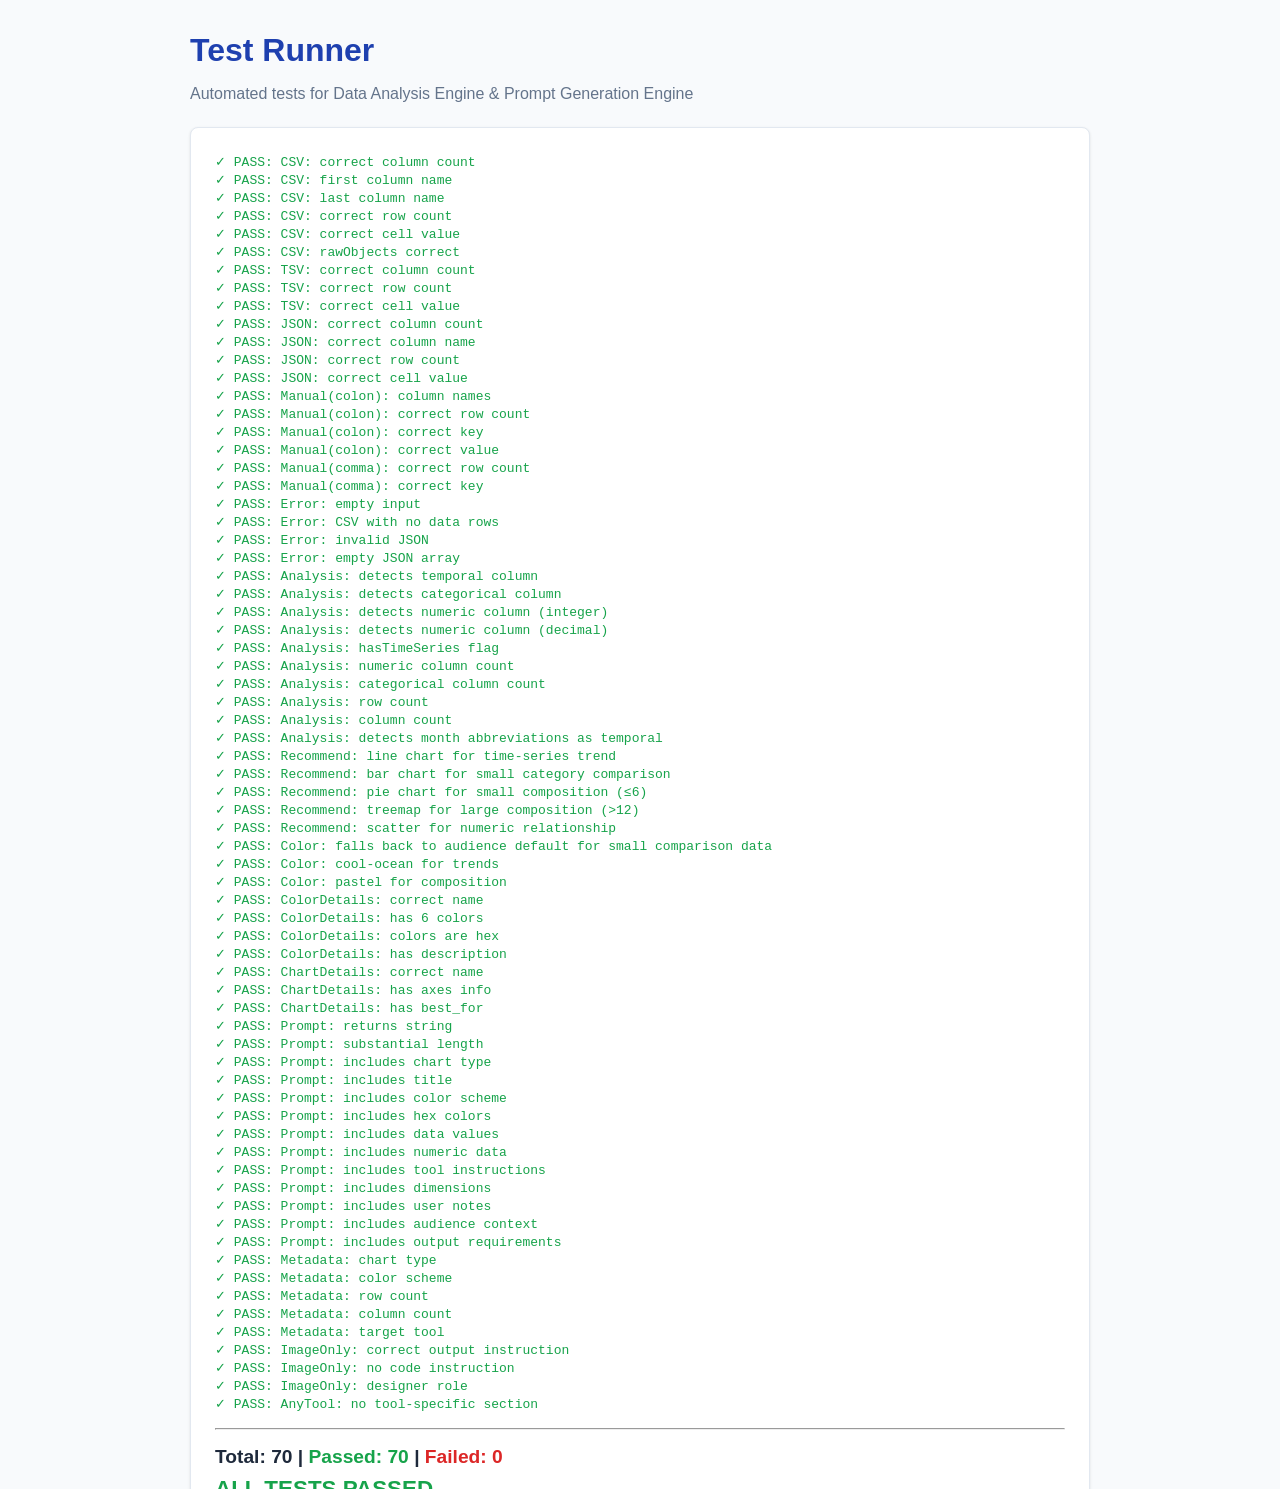
<file: test-runner.html>
<!DOCTYPE html>
<html lang="en">
<head>
    <meta charset="UTF-8">
    <meta name="viewport" content="width=device-width, initial-scale=1.0">
    <title>Test Runner - Data Visualization Prompt Builder</title>
    <style>
        body {
            font-family: -apple-system, BlinkMacSystemFont, 'Segoe UI', Roboto, sans-serif;
            max-width: 900px;
            margin: 2rem auto;
            padding: 0 1.5rem;
            background: #f8fafc;
            color: #1e293b;
        }
        h1 { color: #1e40af; margin-bottom: 0.25rem; }
        .subtitle { color: #64748b; margin-bottom: 1.5rem; }
        #test-results-output {
            background: white;
            border: 1px solid #e2e8f0;
            border-radius: 8px;
            padding: 1.5rem;
            box-shadow: 0 1px 3px rgba(0,0,0,0.1);
        }
    </style>
</head>
<body>
    <h1>Test Runner</h1>
    <p class="subtitle">Automated tests for Data Analysis Engine &amp; Prompt Generation Engine</p>
    <div id="test-results-output">Running tests...</div>

    <script src="data-analysis-engine.js"></script>
    <script src="prompt-generation-engine.js"></script>
    <script src="test-prompt-builder.js"></script>
</body>
</html>
</file>
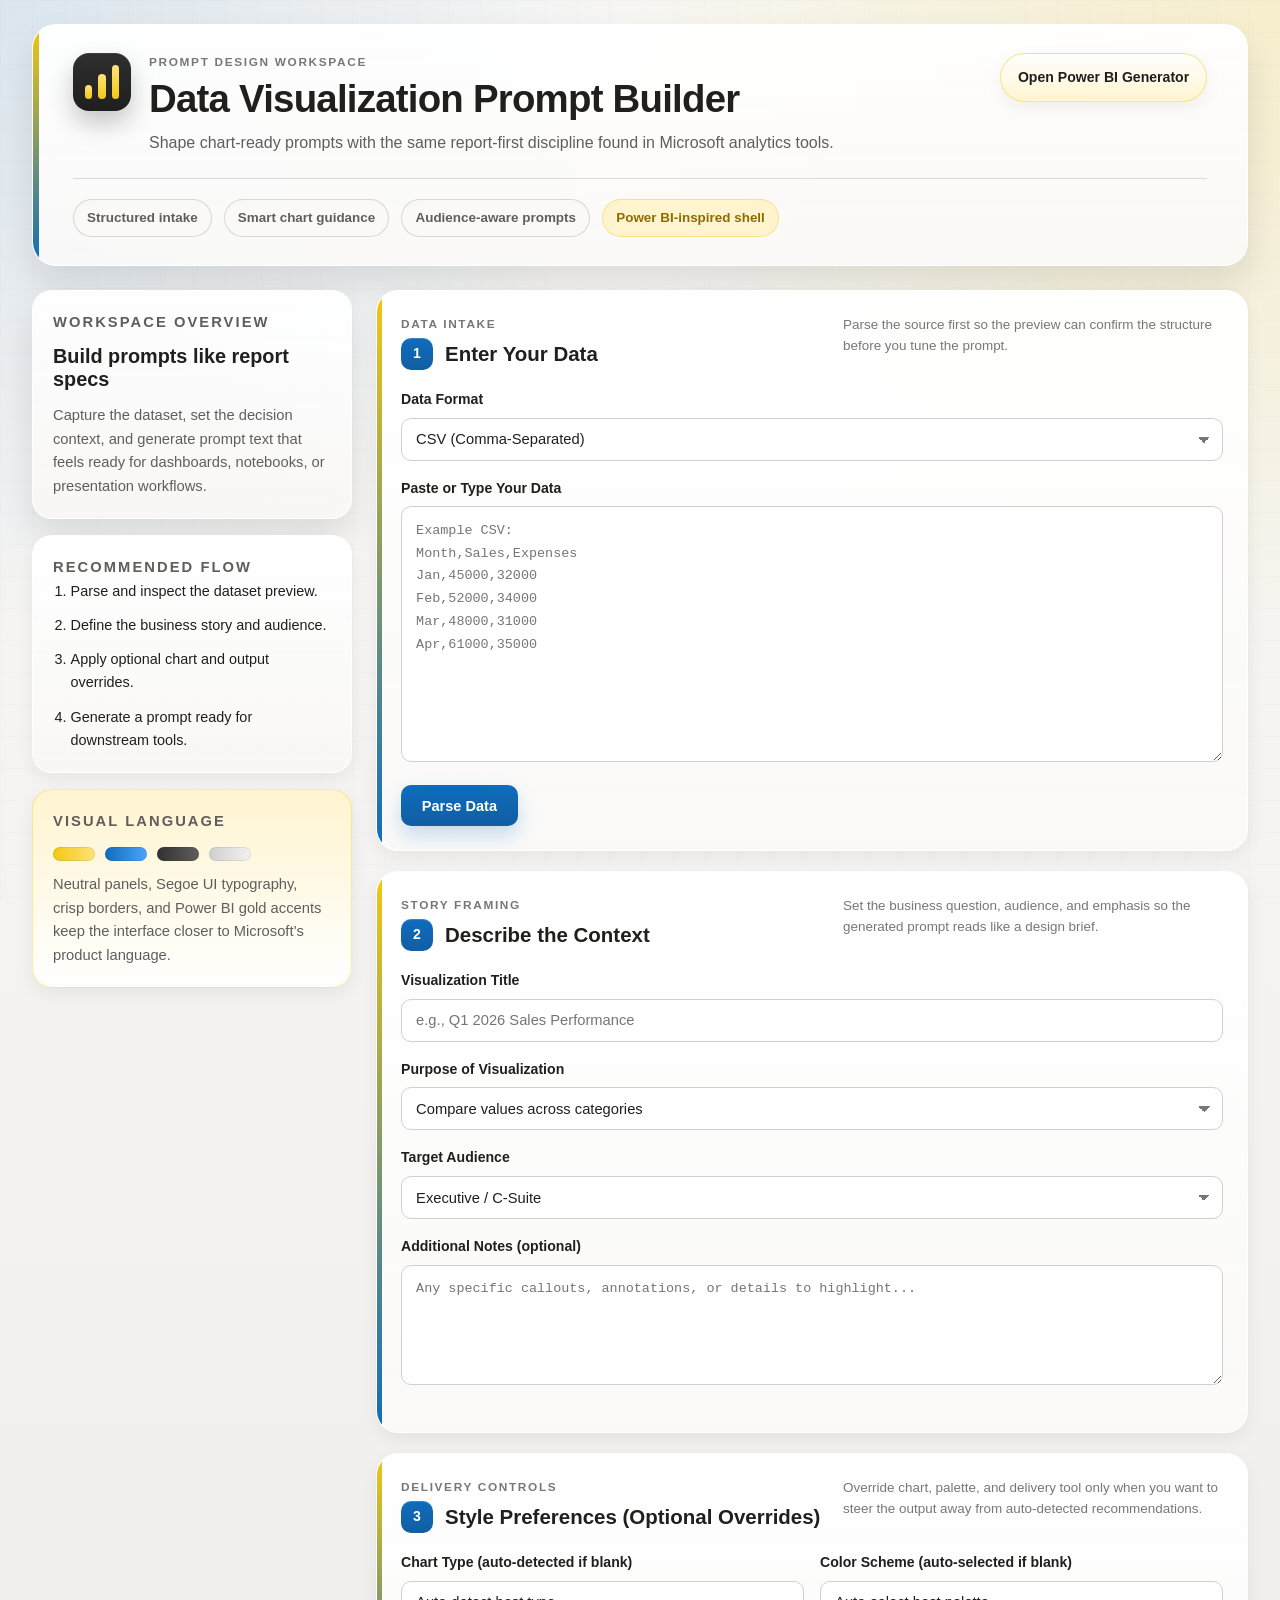
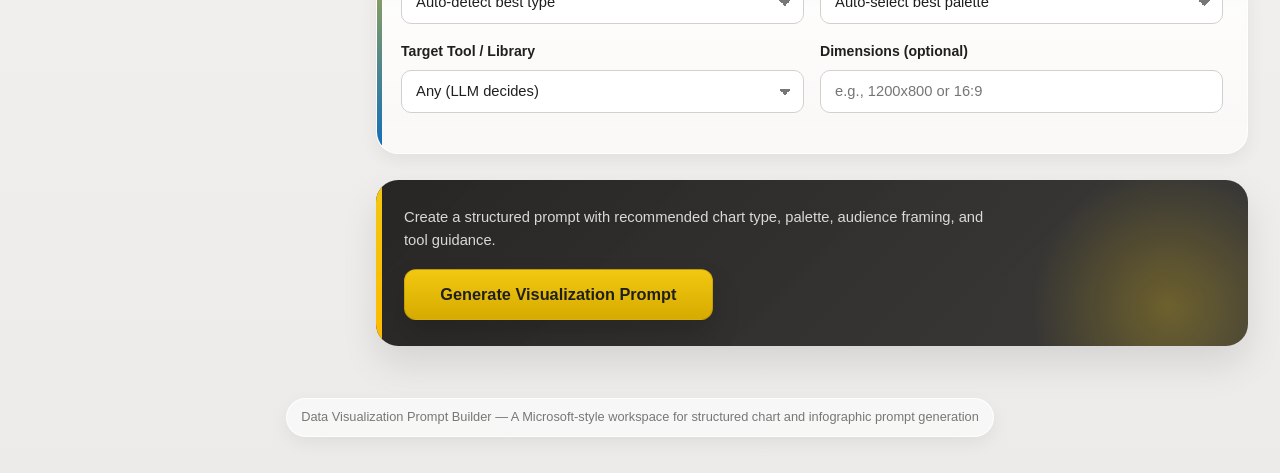
<file: visualization-prompt-builder.html>
<!DOCTYPE html>
<html lang="en">
<head>
    <meta charset="UTF-8">
    <meta name="viewport" content="width=device-width, initial-scale=1.0">
    <title>Data Visualization Prompt Builder</title>
    <link rel="stylesheet" href="styles-prompt-builder.css">
</head>
<body class="app-shell prompt-builder-shell">
    <header class="app-header prompt-header">
        <div class="header-commandbar">
            <div class="brand-lockup">
                <div class="brand-mark" aria-hidden="true">
                    <span></span>
                    <span></span>
                    <span></span>
                </div>
                <div class="brand-copy">
                    <p class="eyebrow">Prompt Design Workspace</p>
                    <h1>Data Visualization Prompt Builder</h1>
                    <p class="subtitle">Shape chart-ready prompts with the same report-first discipline found in Microsoft analytics tools.</p>
                </div>
            </div>
            <div class="header-actions">
                <a href="powerbi-builder.html" class="nav-link nav-link-emphasis">Open Power BI Generator</a>
            </div>
        </div>
        <div class="header-summary" aria-label="Workspace capabilities">
            <span class="summary-pill">Structured intake</span>
            <span class="summary-pill">Smart chart guidance</span>
            <span class="summary-pill">Audience-aware prompts</span>
            <span class="summary-pill summary-pill-accent">Power BI-inspired shell</span>
        </div>
    </header>

    <main class="workspace-shell">
        <aside class="workspace-sidebar">
            <section class="sidebar-card sidebar-card-intro">
                <p class="sidebar-label">Workspace Overview</p>
                <h2>Build prompts like report specs</h2>
                <p>Capture the dataset, set the decision context, and generate prompt text that feels ready for dashboards, notebooks, or presentation workflows.</p>
            </section>

            <section class="sidebar-card">
                <p class="sidebar-label">Recommended Flow</p>
                <ol class="workflow-list">
                    <li>Parse and inspect the dataset preview.</li>
                    <li>Define the business story and audience.</li>
                    <li>Apply optional chart and output overrides.</li>
                    <li>Generate a prompt ready for downstream tools.</li>
                </ol>
            </section>

            <section class="sidebar-card sidebar-card-accent">
                <p class="sidebar-label">Visual Language</p>
                <div class="palette-preview" aria-hidden="true">
                    <span class="palette-chip palette-chip-gold"></span>
                    <span class="palette-chip palette-chip-blue"></span>
                    <span class="palette-chip palette-chip-ink"></span>
                    <span class="palette-chip palette-chip-neutral"></span>
                </div>
                <p class="sidebar-note">Neutral panels, Segoe UI typography, crisp borders, and Power BI gold accents keep the interface closer to Microsoft&rsquo;s product language.</p>
            </section>
        </aside>

        <div class="app-container">
            <!-- Step 1: Data Input -->
            <section class="input-section" id="section-data-input">
                <div class="section-heading">
                    <div>
                        <p class="section-label">Data Intake</p>
                        <h2><span class="step-number">1</span> Enter Your Data</h2>
                    </div>
                    <p class="section-caption">Parse the source first so the preview can confirm the structure before you tune the prompt.</p>
                </div>
            <div class="input-group">
                <label for="data-format-select">Data Format</label>
                <select id="data-format-select">
                    <option value="csv">CSV (Comma-Separated)</option>
                    <option value="tsv">TSV (Tab-Separated)</option>
                    <option value="json">JSON Array</option>
                    <option value="manual">Manual Entry (Key-Value Pairs)</option>
                </select>
            </div>
            <div class="input-group">
                <label for="data-text-input">Paste or Type Your Data</label>
                <textarea id="data-text-input" rows="10" placeholder="Example CSV:
Month,Sales,Expenses
Jan,45000,32000
Feb,52000,34000
Mar,48000,31000
Apr,61000,35000"></textarea>
            </div>
            <button class="btn-primary" id="btn-parse-data">Parse Data</button>
            <div id="data-preview-container" class="preview-container hidden">
                <h3>Data Preview</h3>
                <div id="data-preview-table"></div>
                <p id="data-summary-text"></p>
            </div>
            </section>

            <!-- Step 2: Visualization Context -->
            <section class="input-section" id="section-context-details">
                <div class="section-heading">
                    <div>
                        <p class="section-label">Story Framing</p>
                        <h2><span class="step-number">2</span> Describe the Context</h2>
                    </div>
                    <p class="section-caption">Set the business question, audience, and emphasis so the generated prompt reads like a design brief.</p>
                </div>
            <div class="input-group">
                <label for="viz-title-input">Visualization Title</label>
                <input type="text" id="viz-title-input" placeholder="e.g., Q1 2026 Sales Performance">
            </div>
            <div class="input-group">
                <label for="viz-purpose-select">Purpose of Visualization</label>
                <select id="viz-purpose-select">
                    <option value="comparison">Compare values across categories</option>
                    <option value="trend">Show trends over time</option>
                    <option value="composition">Show parts of a whole</option>
                    <option value="distribution">Show data distribution</option>
                    <option value="relationship">Show relationships between variables</option>
                    <option value="geographic">Display geographic/spatial data</option>
                    <option value="flow">Show process or flow</option>
                </select>
            </div>
            <div class="input-group">
                <label for="viz-audience-select">Target Audience</label>
                <select id="viz-audience-select">
                    <option value="executive">Executive / C-Suite</option>
                    <option value="technical">Technical Team</option>
                    <option value="general">General / Public</option>
                    <option value="academic">Academic / Research</option>
                    <option value="marketing">Marketing / Sales</option>
                </select>
            </div>
            <div class="input-group">
                <label for="viz-notes-input">Additional Notes (optional)</label>
                <textarea id="viz-notes-input" rows="3" placeholder="Any specific callouts, annotations, or details to highlight..."></textarea>
            </div>
            </section>

            <!-- Step 3: Style Preferences -->
            <section class="input-section" id="section-style-preferences">
                <div class="section-heading">
                    <div>
                        <p class="section-label">Delivery Controls</p>
                        <h2><span class="step-number">3</span> Style Preferences (Optional Overrides)</h2>
                    </div>
                    <p class="section-caption">Override chart, palette, and delivery tool only when you want to steer the output away from auto-detected recommendations.</p>
                </div>
            <div class="input-row">
                <div class="input-group">
                    <label for="viz-type-override">Chart Type (auto-detected if blank)</label>
                    <select id="viz-type-override">
                        <option value="auto">Auto-detect best type</option>
                        <option value="bar">Bar Chart</option>
                        <option value="line">Line Chart</option>
                        <option value="pie">Pie Chart</option>
                        <option value="donut">Donut Chart</option>
                        <option value="scatter">Scatter Plot</option>
                        <option value="area">Area Chart</option>
                        <option value="heatmap">Heatmap</option>
                        <option value="treemap">Treemap</option>
                        <option value="radar">Radar / Spider Chart</option>
                        <option value="funnel">Funnel Chart</option>
                        <option value="waterfall">Waterfall Chart</option>
                        <option value="histogram">Histogram</option>
                        <option value="box">Box Plot</option>
                        <option value="bubble">Bubble Chart</option>
                        <option value="stacked-bar">Stacked Bar Chart</option>
                        <option value="grouped-bar">Grouped Bar Chart</option>
                        <option disabled>──────────────────</option>
                        <option value="infographic">Infographic (Creative Visual)</option>
                    </select>
                </div>
                <div class="input-group">
                    <label for="color-scheme-override">Color Scheme (auto-selected if blank)</label>
                    <select id="color-scheme-override">
                        <option value="auto">Auto-select best palette</option>
                        <option value="corporate-blue">Corporate Blue</option>
                        <option value="warm-sunset">Warm Sunset</option>
                        <option value="cool-ocean">Cool Ocean</option>
                        <option value="earth-tones">Earth Tones</option>
                        <option value="high-contrast">High Contrast</option>
                        <option value="monochrome">Monochrome</option>
                        <option value="pastel">Pastel</option>
                        <option value="vibrant">Vibrant / Bold</option>
                        <option value="dark-mode">Dark Mode Optimized</option>
                        <option value="accessible">Colorblind Accessible</option>
                    </select>
                </div>
            </div>
            <div class="input-row">
                <div class="input-group">
                    <label for="output-tool-select">Target Tool / Library</label>
                    <select id="output-tool-select">
                        <option value="any">Any (LLM decides)</option>
                        <option value="matplotlib">Python - Matplotlib</option>
                        <option value="seaborn">Python - Seaborn</option>
                        <option value="plotly">Python - Plotly</option>
                        <option value="chartjs">JavaScript - Chart.js</option>
                        <option value="d3">JavaScript - D3.js</option>
                        <option value="vega">Vega-Lite</option>
                        <option value="excel">Excel Chart</option>
                        <option value="tableau">Tableau</option>
                        <option value="powerbi">Power BI</option>
                        <option value="image-only">Image Only (no code)</option>
                    </select>
                </div>
                <div class="input-group">
                    <label for="output-dimensions-input">Dimensions (optional)</label>
                    <input type="text" id="output-dimensions-input" placeholder="e.g., 1200x800 or 16:9">
                </div>
            </div>
            </section>

            <!-- Generate Button -->
            <div class="generate-section">
                <p class="generate-copy">Create a structured prompt with recommended chart type, palette, audience framing, and tool guidance.</p>
                <button class="btn-generate" id="btn-generate-prompt">Generate Visualization Prompt</button>
            </div>

            <!-- Output Section -->
            <section class="output-section hidden" id="section-prompt-output">
                <div class="section-heading">
                    <div>
                        <p class="section-label">Result</p>
                        <h2>Generated Prompt</h2>
                    </div>
                    <p class="section-caption">Review the suggested metadata, then copy the full prompt into your target assistant, notebook, or reporting workflow.</p>
                </div>
                <div class="output-meta" id="output-meta-info"></div>
                <div class="output-prompt-wrapper">
                    <button class="btn-copy" id="btn-copy-prompt" title="Copy to clipboard">Copy</button>
                    <pre id="generated-prompt-output"></pre>
                </div>
            </section>
        </div>
    </main>

    <footer class="app-footer">
        <p>Data Visualization Prompt Builder &mdash; A Microsoft-style workspace for structured chart and infographic prompt generation</p>
    </footer>

    <script src="data-analysis-engine.js"></script>
    <script src="infographic-prompt-engine.js"></script>
    <script src="prompt-generation-engine.js"></script>
    <script src="app-controller.js"></script>
</body>
</html>
</file>
<file: styles-prompt-builder.css>
/* ===========================================
   styles-prompt-builder.css
   Shared Microsoft / Power BI inspired styling
   for the prompt builder surfaces
   =========================================== */

:root {
    --font-ui: 'Segoe UI', 'Segoe UI Variable', 'Helvetica Neue', Arial, sans-serif;
    --font-mono: Consolas, 'Cascadia Mono', 'Courier New', monospace;
    --shell-bg: #f3f2f1;
    --shell-bg-alt: #ecebe9;
    --surface: rgba(255, 255, 255, 0.94);
    --surface-strong: #ffffff;
    --surface-muted: #faf9f8;
    --text: #201f1e;
    --text-muted: #605e5c;
    --text-subtle: #797775;
    --border: #edebe9;
    --border-strong: #d2d0ce;
    --accent-blue: #0f6cbd;
    --accent-blue-hover: #115ea3;
    --accent-blue-soft: #deecf9;
    --accent-gold: #f2c811;
    --accent-gold-hover: #d6ab00;
    --accent-gold-soft: #fff4ce;
    --accent-ink: #323130;
    --success: #107c10;
    --radius-sm: 8px;
    --radius-md: 16px;
    --radius-lg: 24px;
    --shadow-sm: 0 6px 18px rgba(0, 0, 0, 0.06);
    --shadow-md: 0 18px 36px rgba(0, 0, 0, 0.1);
    --shadow-lg: 0 28px 56px rgba(0, 0, 0, 0.14);
}

* {
    margin: 0;
    padding: 0;
    box-sizing: border-box;
}

html {
    min-height: 100%;
}

body {
    font-family: var(--font-ui);
    color: var(--text);
    line-height: 1.6;
    min-height: 100vh;
    padding: 24px clamp(16px, 3vw, 32px) 28px;
    background:
        radial-gradient(circle at top left, rgba(15, 108, 189, 0.12), transparent 26%),
        radial-gradient(circle at top right, rgba(242, 200, 17, 0.18), transparent 28%),
        linear-gradient(180deg, #f7f6f4 0%, var(--shell-bg) 58%, var(--shell-bg-alt) 100%);
    position: relative;
    overflow-x: hidden;
}

body::before {
    content: '';
    position: fixed;
    inset: 0;
    background-image:
        linear-gradient(rgba(32, 31, 30, 0.03) 1px, transparent 1px),
        linear-gradient(90deg, rgba(32, 31, 30, 0.03) 1px, transparent 1px);
    background-size: 32px 32px;
    pointer-events: none;
    opacity: 0.45;
}

.app-header,
.workspace-shell,
.app-footer {
    position: relative;
    z-index: 1;
}

.app-header {
    max-width: 1360px;
    margin: 0 auto 24px;
    padding: 28px clamp(22px, 4vw, 40px);
    border-radius: var(--radius-lg);
    border: 1px solid rgba(255, 255, 255, 0.78);
    background: linear-gradient(180deg, rgba(255, 255, 255, 0.94), rgba(250, 249, 248, 0.9));
    box-shadow: var(--shadow-md);
    backdrop-filter: blur(16px);
    overflow: hidden;
}

.app-header::before {
    content: '';
    position: absolute;
    inset: 0 auto 0 0;
    width: 6px;
    background: linear-gradient(180deg, var(--accent-gold), var(--accent-blue));
}

.header-commandbar {
    display: flex;
    align-items: flex-start;
    justify-content: space-between;
    gap: 24px;
}

.brand-lockup {
    display: flex;
    align-items: flex-start;
    gap: 18px;
    max-width: 860px;
}

.brand-mark {
    width: 58px;
    height: 58px;
    border-radius: 16px;
    padding: 12px;
    display: grid;
    grid-template-columns: repeat(3, 1fr);
    gap: 6px;
    align-items: end;
    flex: 0 0 auto;
    background: linear-gradient(180deg, #2f2f2f 0%, #1f1f1f 100%);
    box-shadow: inset 0 1px 0 rgba(255, 255, 255, 0.08), 0 12px 24px rgba(0, 0, 0, 0.22);
}

.brand-mark span {
    display: block;
    border-radius: 999px;
    background: linear-gradient(180deg, #ffe27a 0%, var(--accent-gold) 100%);
}

.brand-mark span:nth-child(1) {
    height: 42%;
}

.brand-mark span:nth-child(2) {
    height: 74%;
}

.brand-mark span:nth-child(3) {
    height: 100%;
}

.eyebrow,
.section-label,
.sidebar-label {
    font-size: 0.74rem;
    font-weight: 700;
    letter-spacing: 0.14em;
    text-transform: uppercase;
    color: var(--text-subtle);
}

.brand-copy h1 {
    font-size: clamp(1.9rem, 3vw, 2.8rem);
    line-height: 1.1;
    letter-spacing: -0.02em;
    margin: 6px 0 10px;
}

.subtitle {
    font-size: 1rem;
    color: var(--text-muted);
    max-width: 760px;
}

.header-actions {
    display: flex;
    align-items: flex-start;
}

.nav-link {
    display: inline-flex;
    align-items: center;
    justify-content: center;
    padding: 0.75rem 1.05rem;
    border-radius: 999px;
    border: 1px solid var(--border-strong);
    background: rgba(255, 255, 255, 0.88);
    color: var(--text);
    text-decoration: none;
    font-size: 0.88rem;
    font-weight: 600;
    white-space: nowrap;
    transition: transform 0.2s ease, border-color 0.2s ease, background 0.2s ease, box-shadow 0.2s ease;
    box-shadow: 0 6px 18px rgba(0, 0, 0, 0.06);
}

.nav-link:hover {
    transform: translateY(-1px);
    border-color: rgba(15, 108, 189, 0.32);
    background: var(--surface-strong);
    box-shadow: 0 10px 22px rgba(0, 0, 0, 0.08);
}

.nav-link-emphasis {
    border-color: rgba(242, 200, 17, 0.44);
    background: linear-gradient(180deg, rgba(255, 255, 255, 0.96), rgba(255, 244, 206, 0.92));
}

.header-summary {
    display: flex;
    flex-wrap: wrap;
    gap: 12px;
    margin-top: 22px;
    padding-top: 20px;
    border-top: 1px solid rgba(210, 208, 206, 0.75);
}

.summary-pill {
    display: inline-flex;
    align-items: center;
    padding: 0.46rem 0.82rem;
    border-radius: 999px;
    background: rgba(250, 249, 248, 0.96);
    border: 1px solid rgba(210, 208, 206, 0.86);
    color: var(--text-muted);
    font-size: 0.84rem;
    font-weight: 600;
}

.summary-pill-accent {
    background: var(--accent-gold-soft);
    border-color: rgba(242, 200, 17, 0.42);
    color: #8a6c00;
}

.workspace-shell {
    max-width: 1360px;
    margin: 0 auto;
    display: grid;
    grid-template-columns: minmax(270px, 320px) minmax(0, 1fr);
    gap: 24px;
    align-items: start;
}

.workspace-sidebar {
    display: flex;
    flex-direction: column;
    gap: 16px;
    position: sticky;
    top: 24px;
}

.sidebar-card {
    padding: 20px;
    border-radius: 20px;
    border: 1px solid rgba(255, 255, 255, 0.8);
    background: linear-gradient(180deg, rgba(255, 255, 255, 0.95), rgba(248, 247, 246, 0.92));
    box-shadow: var(--shadow-sm);
}

.sidebar-card-intro {
    box-shadow: var(--shadow-md);
}

.sidebar-card-accent {
    background: linear-gradient(180deg, rgba(255, 244, 206, 0.96), rgba(255, 255, 255, 0.92));
    border-color: rgba(242, 200, 17, 0.36);
}

.sidebar-card h2 {
    font-size: 1.24rem;
    line-height: 1.2;
    margin: 10px 0 12px;
}

.sidebar-card p {
    color: var(--text-muted);
    font-size: 0.92rem;
}

.workflow-list {
    padding-left: 1.1rem;
    display: grid;
    gap: 0.7rem;
    color: var(--text);
    font-size: 0.9rem;
}

.palette-preview {
    display: flex;
    gap: 10px;
    margin: 14px 0 12px;
}

.palette-chip {
    width: 42px;
    height: 14px;
    border-radius: 999px;
    box-shadow: inset 0 0 0 1px rgba(0, 0, 0, 0.08);
}

.palette-chip-gold {
    background: linear-gradient(90deg, #f2c811, #ffe27a);
}

.palette-chip-blue {
    background: linear-gradient(90deg, #0f6cbd, #4da3ff);
}

.palette-chip-ink {
    background: linear-gradient(90deg, #323130, #605e5c);
}

.palette-chip-neutral {
    background: linear-gradient(90deg, #d2d0ce, #f3f2f1);
}

.sidebar-note {
    font-size: 0.88rem;
}

.app-container {
    min-width: 0;
    max-width: 1080px;
    margin: 0 auto;
}

.workspace-shell > .app-container {
    max-width: none;
    margin: 0;
}

.input-section,
.output-section {
    position: relative;
    padding: 24px;
    margin-bottom: 20px;
    border-radius: 22px;
    border: 1px solid rgba(255, 255, 255, 0.82);
    background: linear-gradient(180deg, rgba(255, 255, 255, 0.96), rgba(250, 249, 248, 0.94));
    box-shadow: var(--shadow-sm);
    overflow: hidden;
}

.input-section::before,
.output-section::before {
    content: '';
    position: absolute;
    inset: 0 auto 0 0;
    width: 5px;
    background: linear-gradient(180deg, var(--accent-gold), var(--accent-blue));
}

.section-heading {
    display: flex;
    align-items: flex-start;
    justify-content: space-between;
    gap: 18px;
    margin-bottom: 18px;
}

.input-section h2,
.output-section h2 {
    display: flex;
    align-items: center;
    gap: 12px;
    font-size: 1.28rem;
    line-height: 1.25;
    margin-top: 4px;
}

.section-caption {
    max-width: 380px;
    color: var(--text-subtle);
    font-size: 0.84rem;
    line-height: 1.55;
}

.step-number {
    display: inline-flex;
    align-items: center;
    justify-content: center;
    width: 32px;
    height: 32px;
    border-radius: 10px;
    background: linear-gradient(180deg, var(--accent-blue), var(--accent-blue-hover));
    color: #ffffff;
    font-size: 0.88rem;
    font-weight: 700;
    box-shadow: inset 0 1px 0 rgba(255, 255, 255, 0.16);
}

.input-group {
    margin-bottom: 16px;
}

.input-group label {
    display: block;
    margin-bottom: 0.45rem;
    color: var(--text);
    font-size: 0.88rem;
    font-weight: 600;
}

.input-group input[type="text"],
.input-group textarea,
.input-group select {
    width: 100%;
    padding: 0.78rem 0.88rem;
    border-radius: 10px;
    border: 1px solid var(--border-strong);
    background: rgba(255, 255, 255, 0.94);
    box-shadow: inset 0 1px 0 rgba(255, 255, 255, 0.7);
    color: var(--text);
    font-family: inherit;
    font-size: 0.92rem;
    transition: border-color 0.2s ease, box-shadow 0.2s ease, background 0.2s ease, transform 0.2s ease;
}

.input-group input[type="text"]:focus,
.input-group textarea:focus,
.input-group select:focus {
    outline: none;
    border-color: rgba(15, 108, 189, 0.65);
    box-shadow: 0 0 0 4px rgba(15, 108, 189, 0.14), 0 8px 18px rgba(15, 108, 189, 0.08);
    background: var(--surface-strong);
}

.input-group textarea {
    min-height: 120px;
    resize: vertical;
    font-family: var(--font-mono);
    font-size: 0.84rem;
    line-height: 1.7;
}

.input-group select {
    appearance: none;
    background-image:
        linear-gradient(45deg, transparent 50%, var(--text-subtle) 50%),
        linear-gradient(135deg, var(--text-subtle) 50%, transparent 50%);
    background-position:
        calc(100% - 18px) calc(1rem + 2px),
        calc(100% - 12px) calc(1rem + 2px);
    background-size: 6px 6px, 6px 6px;
    background-repeat: no-repeat;
    padding-right: 2.5rem;
}

.input-row {
    display: grid;
    grid-template-columns: repeat(2, minmax(0, 1fr));
    gap: 16px;
}

.btn-primary,
.btn-generate,
.btn-copy {
    font-family: inherit;
}

.btn-primary {
    display: inline-flex;
    align-items: center;
    justify-content: center;
    padding: 0.78rem 1.3rem;
    border: none;
    border-radius: 10px;
    background: linear-gradient(180deg, var(--accent-blue), var(--accent-blue-hover));
    color: #ffffff;
    font-size: 0.91rem;
    font-weight: 600;
    cursor: pointer;
    transition: transform 0.2s ease, box-shadow 0.2s ease, filter 0.2s ease;
    box-shadow: 0 10px 20px rgba(15, 108, 189, 0.22);
}

.btn-primary:hover {
    transform: translateY(-1px);
    box-shadow: 0 14px 24px rgba(15, 108, 189, 0.26);
}

.btn-primary:active {
    transform: translateY(0);
}

.generate-section {
    position: relative;
    margin: 26px 0 22px;
    padding: 26px 28px;
    border-radius: 22px;
    background: linear-gradient(135deg, rgba(32, 31, 30, 0.97), rgba(50, 49, 48, 0.95));
    color: #ffffff;
    box-shadow: var(--shadow-md);
    overflow: hidden;
}

.generate-section::before {
    content: '';
    position: absolute;
    inset: 0 auto 0 0;
    width: 6px;
    background: linear-gradient(180deg, var(--accent-gold), #ffb900);
}

.generate-section::after {
    content: '';
    position: absolute;
    right: -80px;
    bottom: -120px;
    width: 320px;
    height: 320px;
    background: radial-gradient(circle, rgba(242, 200, 17, 0.28), transparent 60%);
    pointer-events: none;
}

.generate-copy {
    max-width: 580px;
    margin-bottom: 16px;
    color: rgba(255, 255, 255, 0.82);
    font-size: 0.92rem;
}

.btn-generate {
    display: inline-flex;
    align-items: center;
    justify-content: center;
    min-width: 280px;
    padding: 0.96rem 2.2rem;
    border: 1px solid rgba(0, 0, 0, 0.12);
    border-radius: 12px;
    background: linear-gradient(180deg, var(--accent-gold), var(--accent-gold-hover));
    color: var(--text);
    font-size: 1.02rem;
    font-weight: 700;
    cursor: pointer;
    transition: transform 0.2s ease, box-shadow 0.2s ease, filter 0.2s ease;
    box-shadow: 0 16px 28px rgba(0, 0, 0, 0.16);
}

.btn-generate:hover {
    transform: translateY(-1px);
    box-shadow: 0 20px 30px rgba(0, 0, 0, 0.22);
    filter: saturate(1.04);
}

.btn-generate:active {
    transform: translateY(0);
}

.preview-container {
    margin-top: 18px;
    padding: 18px;
    border-radius: 16px;
    border: 1px solid var(--border);
    background: linear-gradient(180deg, #faf9f8, #ffffff);
    box-shadow: inset 0 1px 0 rgba(255, 255, 255, 0.76);
}

.preview-container h3 {
    margin-bottom: 12px;
    font-size: 0.95rem;
    color: var(--text);
}

#data-preview-table {
    overflow-x: auto;
}

.preview-container table,
#data-preview-table table {
    width: 100%;
    min-width: 460px;
    border-collapse: separate;
    border-spacing: 0;
    font-size: 0.8rem;
}

.preview-container th,
.preview-container td,
#data-preview-table th,
#data-preview-table td {
    padding: 0.55rem 0.7rem;
    border-bottom: 1px solid var(--border);
    text-align: left;
    white-space: nowrap;
    max-width: 220px;
    overflow: hidden;
    text-overflow: ellipsis;
}

.preview-container th,
#data-preview-table th {
    background: linear-gradient(180deg, rgba(255, 244, 206, 0.72), rgba(255, 255, 255, 0.95));
    color: var(--text);
    font-weight: 700;
    border-top: 1px solid var(--border);
}

.preview-container th:first-child,
.preview-container td:first-child,
#data-preview-table th:first-child,
#data-preview-table td:first-child {
    border-left: 1px solid var(--border);
}

.preview-container th:last-child,
.preview-container td:last-child,
#data-preview-table th:last-child,
#data-preview-table td:last-child {
    border-right: 1px solid var(--border);
}

#data-summary-text {
    margin-top: 12px;
    font-size: 0.84rem;
    color: var(--text-muted);
}

.output-section {
    border-color: rgba(242, 200, 17, 0.28);
    box-shadow: var(--shadow-md);
}

.output-meta {
    display: grid;
    grid-template-columns: repeat(auto-fit, minmax(180px, 1fr));
    gap: 10px;
    margin-bottom: 16px;
    padding: 12px;
    border-radius: 14px;
    border: 1px solid rgba(242, 200, 17, 0.28);
    background: linear-gradient(180deg, rgba(255, 244, 206, 0.7), rgba(255, 255, 255, 0.82));
}

.output-meta span {
    display: flex;
    align-items: flex-start;
    gap: 0.35rem;
    min-width: 0;
    padding: 0.55rem 0.75rem;
    border-radius: 10px;
    border: 1px solid rgba(237, 235, 233, 0.92);
    background: rgba(255, 255, 255, 0.86);
    color: var(--text-muted);
    font-size: 0.84rem;
    font-weight: 500;
}

.output-meta strong {
    color: var(--text);
    font-weight: 700;
}

.output-prompt-wrapper {
    position: relative;
    overflow: hidden;
    border-radius: 18px;
    border: 1px solid var(--border);
    background: linear-gradient(180deg, #ffffff, #faf9f8);
    box-shadow: inset 0 1px 0 rgba(255, 255, 255, 0.82);
}

.btn-copy {
    position: absolute;
    top: 14px;
    right: 14px;
    padding: 0.5rem 0.85rem;
    border-radius: 999px;
    border: 1px solid var(--border-strong);
    background: rgba(255, 255, 255, 0.92);
    color: var(--text);
    font-size: 0.82rem;
    font-weight: 600;
    cursor: pointer;
    z-index: 1;
    transition: transform 0.2s ease, background 0.2s ease, border-color 0.2s ease;
    box-shadow: 0 8px 20px rgba(0, 0, 0, 0.12);
}

.btn-copy:hover {
    transform: translateY(-1px);
    background: #ffffff;
    border-color: rgba(15, 108, 189, 0.28);
}

#generated-prompt-output {
    margin: 0;
    padding: 60px 22px 22px;
    background: transparent;
    color: var(--text);
    font-family: var(--font-mono);
    font-size: 0.83rem;
    line-height: 1.76;
    white-space: pre-wrap;
    word-break: break-word;
    overflow-wrap: anywhere;
    overflow-x: auto;
    overflow-y: auto;
    max-height: 80vh;
}

.hidden {
    display: none !important;
}

.app-footer {
    max-width: 1360px;
    margin: 26px auto 0;
    padding: 4px 0 8px;
    color: var(--text-subtle);
    font-size: 0.8rem;
    text-align: center;
}

.app-footer p {
    display: inline-flex;
    padding: 0.5rem 0.9rem;
    border-radius: 999px;
    border: 1px solid rgba(255, 255, 255, 0.78);
    background: rgba(255, 255, 255, 0.6);
    box-shadow: var(--shadow-sm);
}

@media (max-width: 1220px) {
    .section-heading {
        flex-direction: column;
    }

    .section-caption {
        max-width: none;
    }
}

@media (max-width: 1000px) {
    .workspace-shell {
        grid-template-columns: 1fr;
    }

    .workspace-sidebar {
        position: static;
        order: 2;
    }
}

@media (max-width: 760px) {
    body {
        padding: 16px;
    }

    .app-header,
    .input-section,
    .output-section,
    .generate-section {
        padding: 18px;
        border-radius: 18px;
    }

    .header-commandbar,
    .section-heading,
    .brand-lockup {
        flex-direction: column;
    }

    .brand-lockup {
        gap: 14px;
    }

    .header-actions,
    .nav-link,
    .btn-generate {
        width: 100%;
    }

    .header-actions {
        justify-content: stretch;
    }

    .input-row {
        grid-template-columns: 1fr;
    }

    .btn-generate {
        min-width: 0;
    }

    .section-caption {
        max-width: none;
    }
}
</file>
